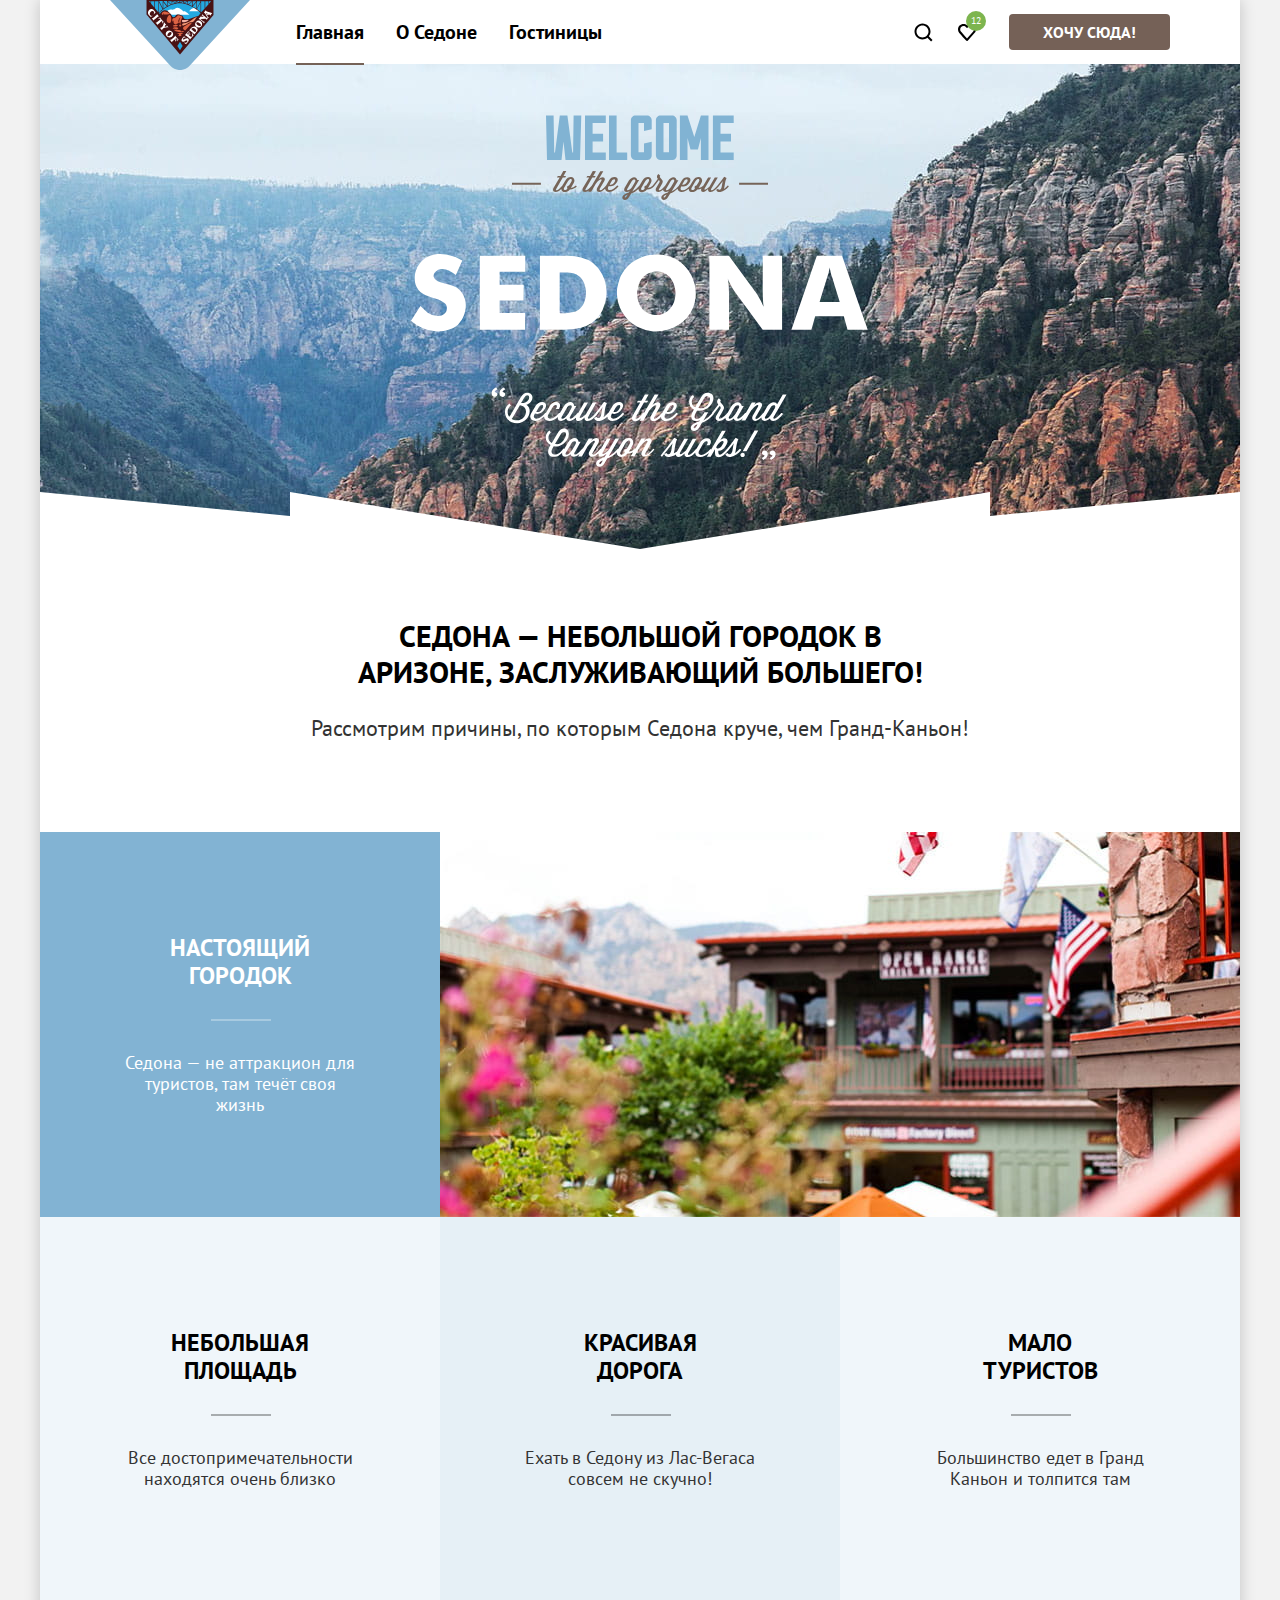
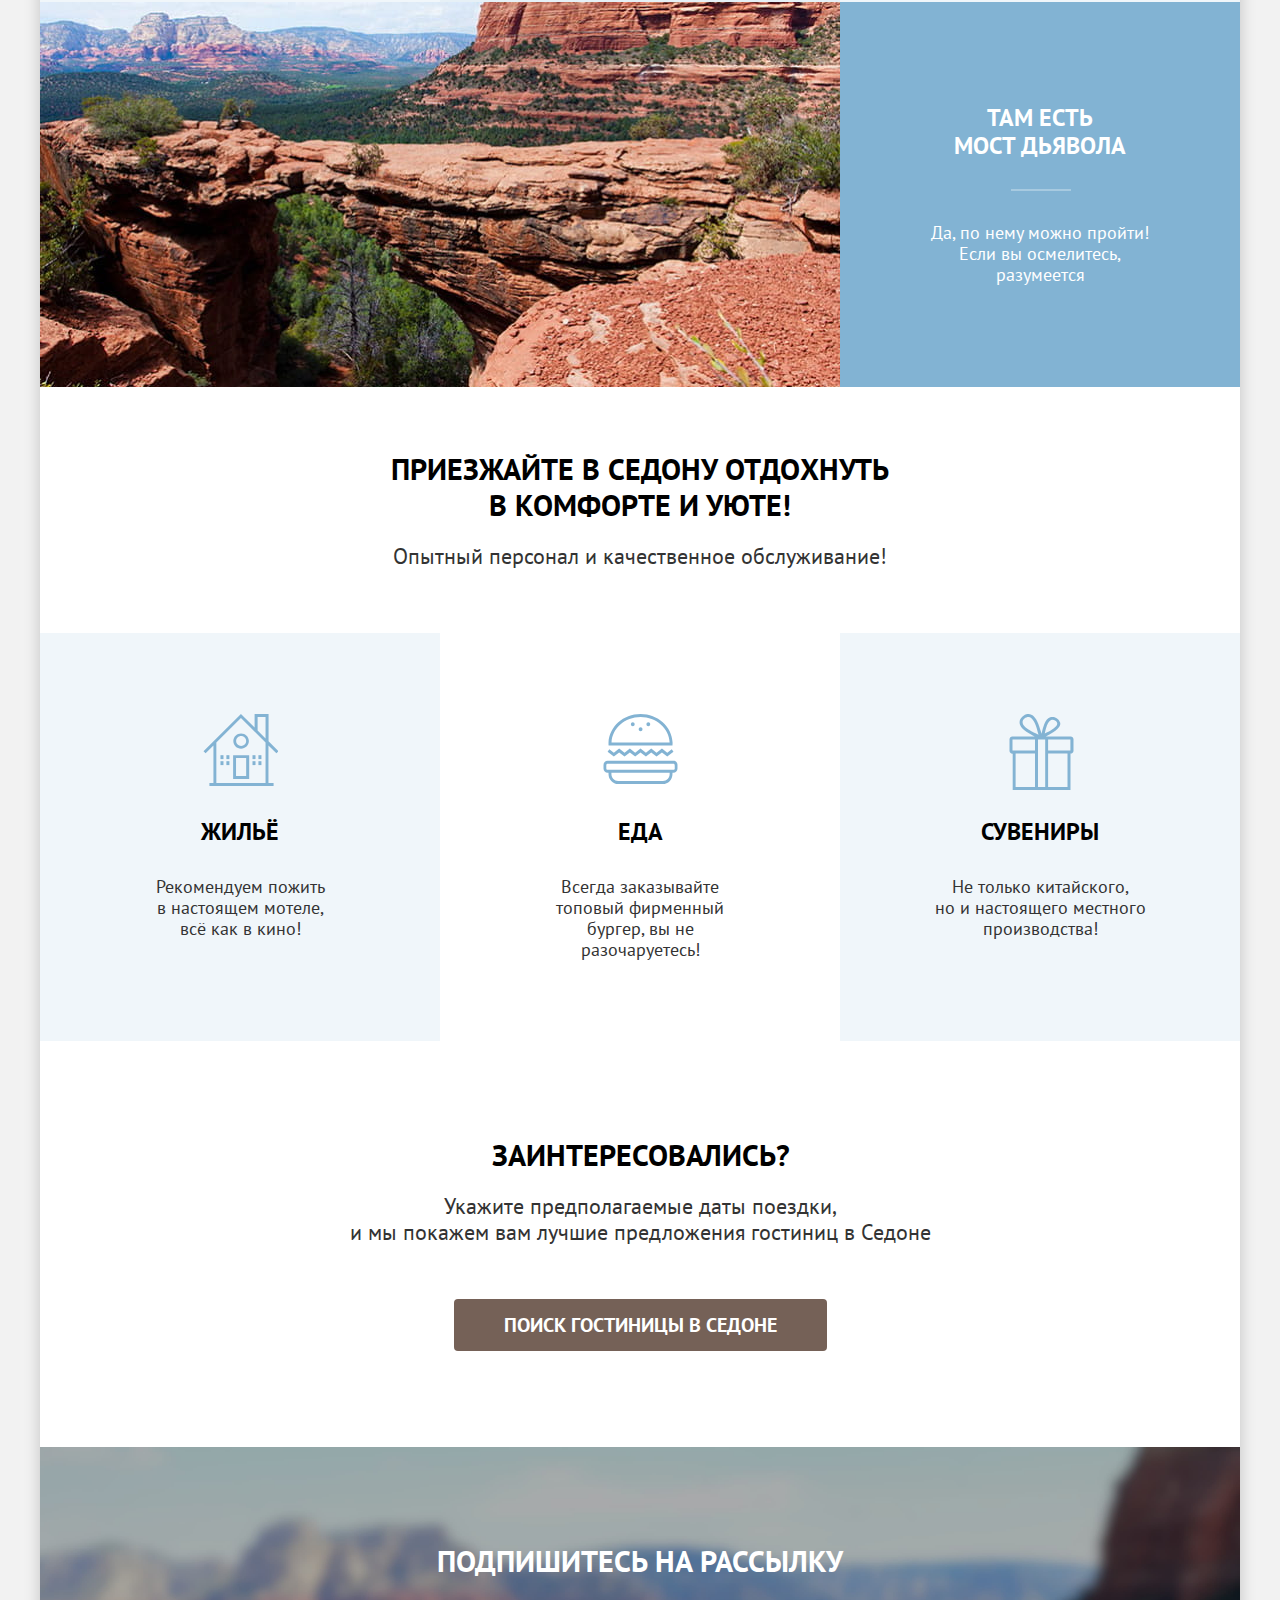
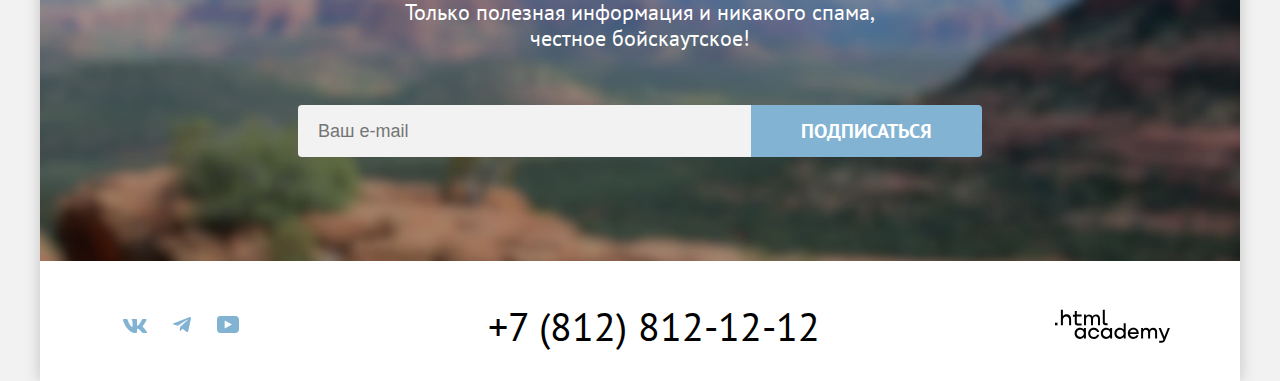
<file: index.html>
<!DOCTYPE html>
<html lang="ru">

  <head>
    <meta charset="utf-8">
    <title>HTML Academy: Седона</title>
    <link rel="stylesheet" href="styles/styles.css">
    <link rel="icon" href="favicon.ico">
    <link rel="icon" type="image/png" href="images/favicon.png">
  </head>

  <body>
    <div class="page-container">
      <header class="main-header" data-test="header">
        <a class="navigation-logo" href="index.html">
          <img class="page-header-logo" src="images/logo.svg" width="140" height="70" alt="Логотип городка Седона">
        </a>
        <nav class="navigation">
          <ul class="navigation-list">
            <li class="navigation-item">
              <a class="navigation-link navigation-link-current">Главная</a>
            </li>
            <li class="navigation-item ">
              <a class="navigation-link" href="#">О Седоне</a>
            </li>
            <li class="navigation-item">
              <a class="navigation-link" href="catalog.html">Гостиницы</a>
            </li>
          </ul>
          <ul class="navigation-list navigation-user">
            <li class="navigation-user-item">
              <a class="navigation-user-link navigation-user-link-search" href="#">
                <span class="visually-hidden">
                  Поиск
                </span>
              </a>
            </li>
            <li class="navigation-user-item">
              <a class="navigation-user-link navigation-user-link-favorite" href="#">
                <span class="visually-hidden">
                  Избраное
                </span>
                <span class="likes-count">12</span>
              </a>
            </li>
          </ul>
          <a class="button header-button" href="#">Хочу сюда!</a>
        </nav>
      </header>

      <main class="main-container main-index" data-test="main">
        <section class="hero" data-test="hero">
          <h1 class="visually-hidden">Седона - городок в Аризоне</h1>
          <img class="hero-text" src="images/welcome.svg" width="458" height="352"
            alt="Welcome to the gorgeous Sedona, because the Grand Canyon sucks!">
        </section>

        <section class="advantages" data-test="advantages">
          <div class="main-advantages">
            <h2 class="visually-hidden">Приемущества</h2>
            <p class="advantages-title">Седона — небольшой городок в Аризоне, заслуживающий большего!</p>
            <p class="advantages-desc-about">Рассмотрим причины, по которым Седона круче, чем Гранд-Каньон!</p>
          </div>
          <ul class="advantages-list">
            <li class="advantages-item advantages-item-baner">
              <div class="advantages-item-text advantages-item-text-light">
                <h3 class="advantages-item-title advantages-item-title-light">Настоящий городок</h3>
                <p class="advantages-item-desc">Седона — не аттракцион для туристов, там течёт своя жизнь</p>
              </div>
              <img class="advantages-item-photo" src="images/advantages-light.jpg" width="800" height="385"
                alt="Город на фоне гор">
            </li>
            <li class="advantages-item ">
              <div class="advantages-item-text">
                <h3 class="advantages-item-title">Небольшая площадь</h3>
                <p class="advantages-item-desc">Все достопримечательности находятся очень близко</p>
              </div>
            </li>
            <li class="advantages-item ">
              <div class="advantages-item-text">
                <h3 class="advantages-item-title">Красивая дорога</h3>
                <p class="advantages-item-desc">Ехать в Седону из Лас-Вегаса совсем не скучно!</p>
              </div>
            </li>
            <li class="advantages-item ">
              <div class="advantages-item-text">
                <h3 class="advantages-item-title">Мало туристов</h3>
                <p class="advantages-item-desc">Большинство едет в Гранд Каньон и толпится там</p>
              </div>
            </li>
            <li class="advantages-item advantages-item-baner">
              <img class="bridge" src="images/advantages-light-devil.jpg" width="800" height="385" alt="Мост дьявола">
              <div class="advantages-item-text advantages-item-text-light">
                <h3 class="advantages-item-title advantages-item-title-light">Там есть<br> мост дьявола</h3>
                <p class="advantages-item-desc">Да, по нему можно пройти! Если вы осмелитесь, разумеется</p>
              </div>
            </li>
          </ul>
        </section>

        <section class="infrastructure">
          <div class="main-infrastructure">
            <h2 class="visually-hidden">Инфраструктура</h2>
            <p class="infrastructure-title">Приезжайте в Седону отдохнуть в комфорте и уюте!</p>
            <p class="infrastructure-desc">Опытный персонал и качественное обслуживание!</p>
          </div>
          <ul class="infrastructure-list">
            <li class="infrastructure-item infrastructure-item-text infrastructure-item-text-home">
              <h3 class="infrastructure-item-title">Жильё</h3>
              <p class="infrastructure-item-desc">Рекомендуем пожить <br>в настоящем мотеле, <br>всё как в кино!</p>
            </li>
            <li class="infrastructure-item infrastructure-item-text infrastructure-item-text-food">
              <h3 class="infrastructure-item-title">Еда</h3>
              <p class="infrastructure-item-desc">Всегда заказывайте<br>
                топовый фирменный бургер, вы не разочаруетесь!</p>
            </li>
            <li class="infrastructure-item infrastructure-item-text infrastructure-item-text-souvenir ">
              <h3 class="infrastructure-item-title">Сувениры</h3>
              <p class="infrastructure-item-desc">Не только китайского,<br>
                но и настоящего местного производства!</p>
            </li>
          </ul>
        </section>

        <section class="search" data-test="search">
          <h2 class="search-title">Заинтересовались?</h2>
          <p class="search-text">Укажите предполагаемые даты поездки,<br>и мы покажем вам лучшие предложения гостиниц в
            Седоне
          </p>
          <a class="button search-button" href="#">Поиск гостиницы в Седоне</a>
        </section>

        <section class="subscription" data-test="subscription">
          <h2 class="subscription-title">Подпишитесь на рассылку</h2>
          <p class="subscription-text">Только полезная информация и никакого спама, честное бойскаутское!
          </p>
          <form class="subscription-form" action="https://echo.htmlacademy.ru/" method="post">
            <label class="visually-hidden" for="subscribe-email">Укажите Ваш e-mail</label>
            <input class="e-mail" type="text" name="user-email" id="subscribe-email" placeholder="Ваш e-mail">
            <button class="button button-subscription" type="submit">Подписаться</button>
          </form>
        </section>
      </main>

      <footer class="page-footer" data-test="footer">
        <div class="page-footer-container">
          <ul class="social-footer-list">
            <li class="social-footer-item">
              <a class="social-footer-link" href="https://vk.com/htmlacademy">
                <svg width="24" height="14" viewBox="0 0 24 14" fill="none" xmlns="http://www.w3.org/2000/svg">
                  <path class="social" fill-rule="evenodd" clip-rule="evenodd"
                    d="M23.45 0.948C23.616 0.402 23.45 0 22.655 0H20.03C19.362 0 19.054 0.347 18.887 0.73C18.887 0.73 17.552 3.926 15.661 6.002C15.049 6.604 14.771 6.795 14.437 6.795C14.27 6.795 14.019 6.604 14.019 6.057V0.948C14.019 0.292 13.835 0 13.279 0H9.151C8.734 0 8.483 0.304 8.483 0.593C8.483 1.214 9.429 1.358 9.526 3.106V6.904C9.526 7.737 9.373 7.888 9.039 7.888C8.149 7.888 5.984 4.677 4.699 1.003C4.45 0.288 4.198 0 3.527 0H0.9C0.15 0 0 0.347 0 0.73C0 1.412 0.89 4.8 4.145 9.281C6.315 12.341 9.37 14 12.153 14C13.822 14 14.028 13.632 14.028 12.997V10.684C14.028 9.947 14.186 9.8 14.715 9.8C15.105 9.8 15.772 9.992 17.33 11.467C19.11 13.216 19.403 14 20.405 14H23.03C23.78 14 24.156 13.632 23.94 12.904C23.702 12.18 22.852 11.129 21.725 9.882C21.113 9.172 20.195 8.407 19.916 8.024C19.527 7.533 19.638 7.314 19.916 6.877C19.916 6.877 23.116 2.451 23.449 0.948H23.45Z"
                    fill="#83B3D3" />
                </svg>
                <span class="visually-hidden">Вконтакте</span>
              </a>
            </li>
            <li class="social-footer-item">
              <a class="social-footer-link" href="https://t.me/htmlacademy">
                <svg width="18" height="16" viewBox="0 0 18 16" fill="none" xmlns="http://www.w3.org/2000/svg">
                  <path class="social"
                    d="M16.785 0.0992597L0.840489 6.24776C-0.247661 6.68481 -0.241365 7.29184 0.640845 7.56253L4.73445 8.83953L14.2058 2.8637C14.6537 2.59121 15.0629 2.7378 14.7265 3.03636L7.05283 9.96185H7.05103L7.05283 9.96275L6.77045 14.1823C7.18413 14.1823 7.36669 13.9925 7.59871 13.7686L9.58705 11.8351L13.7229 14.89C14.4855 15.31 15.0332 15.0941 15.2229 14.1841L17.9379 1.38885C18.2158 0.274623 17.5126 -0.229883 16.785 0.0992597Z"
                    fill="#83B3D3" />
                </svg>
                <span class="visually-hidden">Telegram</span>
              </a>
            </li>
            <li class="social-footer-item">
              <a class="social-footer-link" href="https://www.youtube.com/user/htmlacademyru">
                <svg width="22" height="17" viewBox="0 0 22 17" fill="none" xmlns="http://www.w3.org/2000/svg">
                  <path class="social"
                    d="M18.607 0H3.17413C1.31343 0 0 1.59375 0 3.4V13.4937C0 15.4062 1.31343 17 3.17413 17H18.8259C20.4677 17 22 15.4062 22 13.6V3.4C21.7811 1.59375 20.4677 0 18.607 0ZM7.66169 12.5375V4.4625L14.995 8.5L7.66169 12.5375Z"
                    fill="#83B3D3" />
                </svg>
                <span class="visually-hidden">Youtube</span>
              </a>
            </li>
          </ul>

          <a class="footer-contact-phone" href="tel:+78128121212">+7 (812) 812-12-12</a>

          <a class="copyright-logo" href="https://htmlacademy.ru/">
            <svg class="copyright-logotype" role="img" aria-label="Логотип разработчика HTML Academy" width="115"
              height="34" viewBox="0 0 115 34" xmlns="http://www.w3.org/2000/svg">
              <path d="M0 13.7232V16.3232H2.5V13.7232H0Z" fill="black" />
              <path
                d="M11.6 5.32324C10 5.32324 8.8 6.02324 8 7.02324H7.9V0.823242H5.9V16.3232H7.9V11.0232C7.9 8.92324 9.2 7.42324 11.2 7.42324C13 7.42324 14.1 8.82324 14.1 10.6232V16.3232H16.1V10.2232C16.2 7.22324 14.3 5.32324 11.6 5.32324Z"
                fill="black" />
              <path
                d="M26.6 5.62324H21.8V1.92324H19.8V5.72324H17.9V7.72324H19.8V13.7232C19.8 15.4232 20.8 16.4232 22.5 16.4232H26.6V14.4232H22.9C22.2 14.4232 21.8 14.0232 21.8 13.3232V7.62324H26.6V5.62324Z"
                fill="black" />
              <path
                d="M41.1 5.42324C39.5 5.42324 38.2 6.22324 37.6 7.52324H37.5C36.9 6.32324 35.7 5.42324 34.1 5.42324C32.7 5.42324 31.6 6.22324 31 7.22324H30.9V5.62324H29V16.2232H31V10.8232C31 8.82324 32 7.32324 33.6 7.32324C35.1 7.32324 36 8.32324 36 9.92324V16.2232H38V10.6232C38 8.22324 39.4 7.32324 40.6 7.32324C42.1 7.32324 43 8.32324 43 9.92324V16.2232H45V9.72324C45.1 7.22324 43.6 5.42324 41.1 5.42324Z"
                fill="black" />
              <path
                d="M47.8 13.5232C47.8 15.2232 48.8 16.2232 50.6 16.2232H52.6V14.2232H50.9C50.2 14.2232 49.8 13.8232 49.8 13.1232V0.823242H47.8V13.5232Z"
                fill="black" />
              <path
                d="M28.9 20.5232C28 19.4232 26.7 18.7232 25 18.7232C21.9 18.7232 19.6 21.0232 19.6 24.3232C19.6 27.6232 21.9 29.9232 25 29.9232C26.8 29.9232 28 29.1232 28.8 28.0232H28.9V29.6232H30.9V19.0232H28.9V20.5232ZM25.3 27.9232C23.1 27.9232 21.7 26.3232 21.7 24.3232C21.7 22.3232 23.1 20.7232 25.3 20.7232C27.5 20.7232 28.9 22.3232 28.9 24.3232C28.9 26.2232 27.5 27.9232 25.3 27.9232Z"
                fill="black" />
              <path
                d="M44.2 22.8232C43.7 20.4232 41.6 18.7232 38.8 18.7232C35.4 18.7232 33.2 21.2232 33.2 24.3232C33.2 27.4232 35.4 29.9232 38.8 29.9232C41.6 29.9232 43.7 28.1232 44.2 25.7232H42.1C41.7 27.0232 40.4 28.0232 38.8 28.0232C36.6 28.0232 35.2 26.4232 35.2 24.4232C35.2 22.4232 36.6 20.8232 38.8 20.8232C40.4 20.8232 41.6 21.8232 42.1 23.0232H44.2V22.8232Z"
                fill="black" />
              <path
                d="M55.1 20.5232C54.2 19.4232 52.9 18.7232 51.2 18.7232C48.1 18.7232 45.8 21.0232 45.8 24.3232C45.8 27.6232 48.1 29.9232 51.2 29.9232C53 29.9232 54.2 29.1232 55 28.0232H55.1V29.6232H57.1V19.0232H55.1V20.5232ZM51.5 27.9232C49.3 27.9232 47.9 26.3232 47.9 24.3232C47.9 22.3232 49.3 20.7232 51.5 20.7232C53.7 20.7232 55.1 22.3232 55.1 24.3232C55.1 26.2232 53.6 27.9232 51.5 27.9232Z"
                fill="black" />
              <path
                d="M68.7 20.6232C67.8 19.5232 66.5 18.7232 64.8 18.7232C61.7 18.7232 59.4 21.0232 59.4 24.3232C59.4 27.6232 61.6 29.9232 64.8 29.9232C66.5 29.9232 67.8 29.1232 68.6 28.1232H68.7V29.6232H70.7V14.2232H68.7V20.6232ZM65.1 27.9232C62.9 27.9232 61.5 26.3232 61.5 24.3232C61.5 22.3232 62.9 20.7232 65.1 20.7232C67.3 20.7232 68.7 22.3232 68.7 24.3232C68.6 26.3232 67.2 27.9232 65.1 27.9232Z"
                fill="black" />
              <path
                d="M78.3 18.7232C75 18.7232 72.8 21.2232 72.8 24.3232C72.8 27.3232 74.9 29.9232 78.3 29.9232C80.8 29.9232 82.8 28.6232 83.5 26.3232H81.4C80.9 27.3232 79.8 27.9232 78.4 27.9232C76.5 27.9232 75.1 26.6232 75 25.0232H83.8C84 21.4232 81.8 18.7232 78.3 18.7232ZM78.3 20.6232C80 20.6232 81.3 21.6232 81.6 23.2232H75.1C75.4 21.7232 76.6 20.6232 78.3 20.6232Z"
                fill="black" />
              <path
                d="M98.2 18.7232C96.6 18.7232 95.3 19.5232 94.6 20.7232H94.5C93.9 19.5232 92.7 18.7232 91.1 18.7232C89.7 18.7232 88.6 19.4232 88 20.5232V19.0232H86.1V29.6232H88.1V24.2232C88.1 22.2232 89.1 20.8232 90.7 20.7232C92.2 20.7232 93.1 21.7232 93.1 23.3232V29.6232H95.1V24.0232C95.1 21.6232 96.5 20.7232 97.7 20.7232C99.2 20.7232 100.1 21.7232 100.1 23.3232V29.6232H102.1V23.1232C102.2 20.5232 100.7 18.7232 98.2 18.7232Z"
                fill="black" />
              <path
                d="M109.4 27.8232L105.8 18.9232H103.6L108.4 30.5232C108.1 31.4232 107.7 31.7232 106.7 31.7232H104.2V33.7232H106.7C108.5 33.7232 109.5 32.9232 110.2 31.1232L114.9 18.9232H112.8L109.4 27.8232Z"
                fill="black" />
            </svg>
          </a>
        </div>

        <!-- Чтобы модальное окно отображалось необходимо удалить класс modal-container-clouse -->
        <div class="modal-container modal-container-clouse">
          <div class="modal modal-search">
            <button class="modal-clouse-button" type="button">
              <span class="visually-hidden">Закрыть</span>
            </button>
            <section class="model-content">
              <h2 class="modal-title">Поиск гостиницы в Седоне</h2>
              <form class="search-form" action="https://echo.htmlacademy.ru/" method="post">

                <ul class="field-group">
                  <li class="field-list-main">
                    <div class="field-item">
                      <div class="field-item-wrapper">
                        <label class="check" for="visit-data">Дата Заезда:</label>
                        <input class="field" type="text" id="visit-data" name="visit-data" placeholder="Укажите дату"
                          value="27 апреля 2020" required>
                      </div>
                      <p class="info-text error">Мы не можем отправить вас в прошлое.</p>
                    </div>
                    <div class="field-item">
                      <div class="field-item-wrapper">
                        <label class="check check-out-style" for="departure-data">Дата Выезда:</label>
                        <input class="field" type="text" id="departure-data" name="departure-data"
                          placeholder="Укажите дату" value="1 сентября 2023" required>
                      </div>
                      <p class="info-text">На эти даты есть свободные номера. Пока есть.</p>
                    </div>
                  </li>

                  <li class="field-list field-list-numeric-style">
                    <div class="field-item-numeric">
                      <label class="check check-numeric-style" for="number-of-adults">Взрослые:</label>
                      <div class="item-numeric-left-wrapper-style item-numeric-wrapper">
                        <button class="button-icon button-minus" type="button">
                          <span class="visually-hidden">Уменьшить количество взрослых</span>
                        </button>
                        <input class="field-button" type="text" id="number-of-adults" name="number-of-adults" value="2">
                        <button class="button-icon button-plus" type="button">
                          <span class="visually-hidden">Увеличить количество взрослых</span>
                        </button>
                      </div>
                    </div>
                    <div class="field-item-numeric">
                      <label class="check item-numeric-right-wrapper-style" for="number-of-child">Дети:
                      </label>
                      <button class="tooltip-toggle" type="button">
                        <svg width="26" height="26" viewBox="0 0 26 26" fill="none" xmlns="http://www.w3.org/2000/svg">
                          <circle cx="13" cy="13" r="13" fill="#83B3D3" />
                          <path fill-rule="evenodd" clip-rule="evenodd" d="M12 7H14V9H12V7ZM14 19H12V10H14V19Z"
                            fill="white" />
                        </svg>
                      </button>
                      <span class="tooltip-text" role="tooltip">Укажите количество детей, которые будут с вами,
                        возраст
                        которых от 6 до
                        18 лет. Дети до 6 лет размещаются бесплатно.
                      </span>
                      <button class="button-icon button-minus" type="button">
                        <span class="visually-hidden">Уменьшить количество детей</span>
                      </button>
                      <input class="field-button" type="text" id="number-of-child" name="number-of-child" value="2">
                      <button class="button-icon button-plus" type="button">
                        <span class="visually-hidden">Увеличить количество детей</span>
                      </button>
                    </div>
                  </li>
                </ul>
                <button class="button-find" type="submit">Найти</button>
              </form>
            </section>

          </div>
        </div>
      </footer>
    </div>
  </body>

</html>
</file>
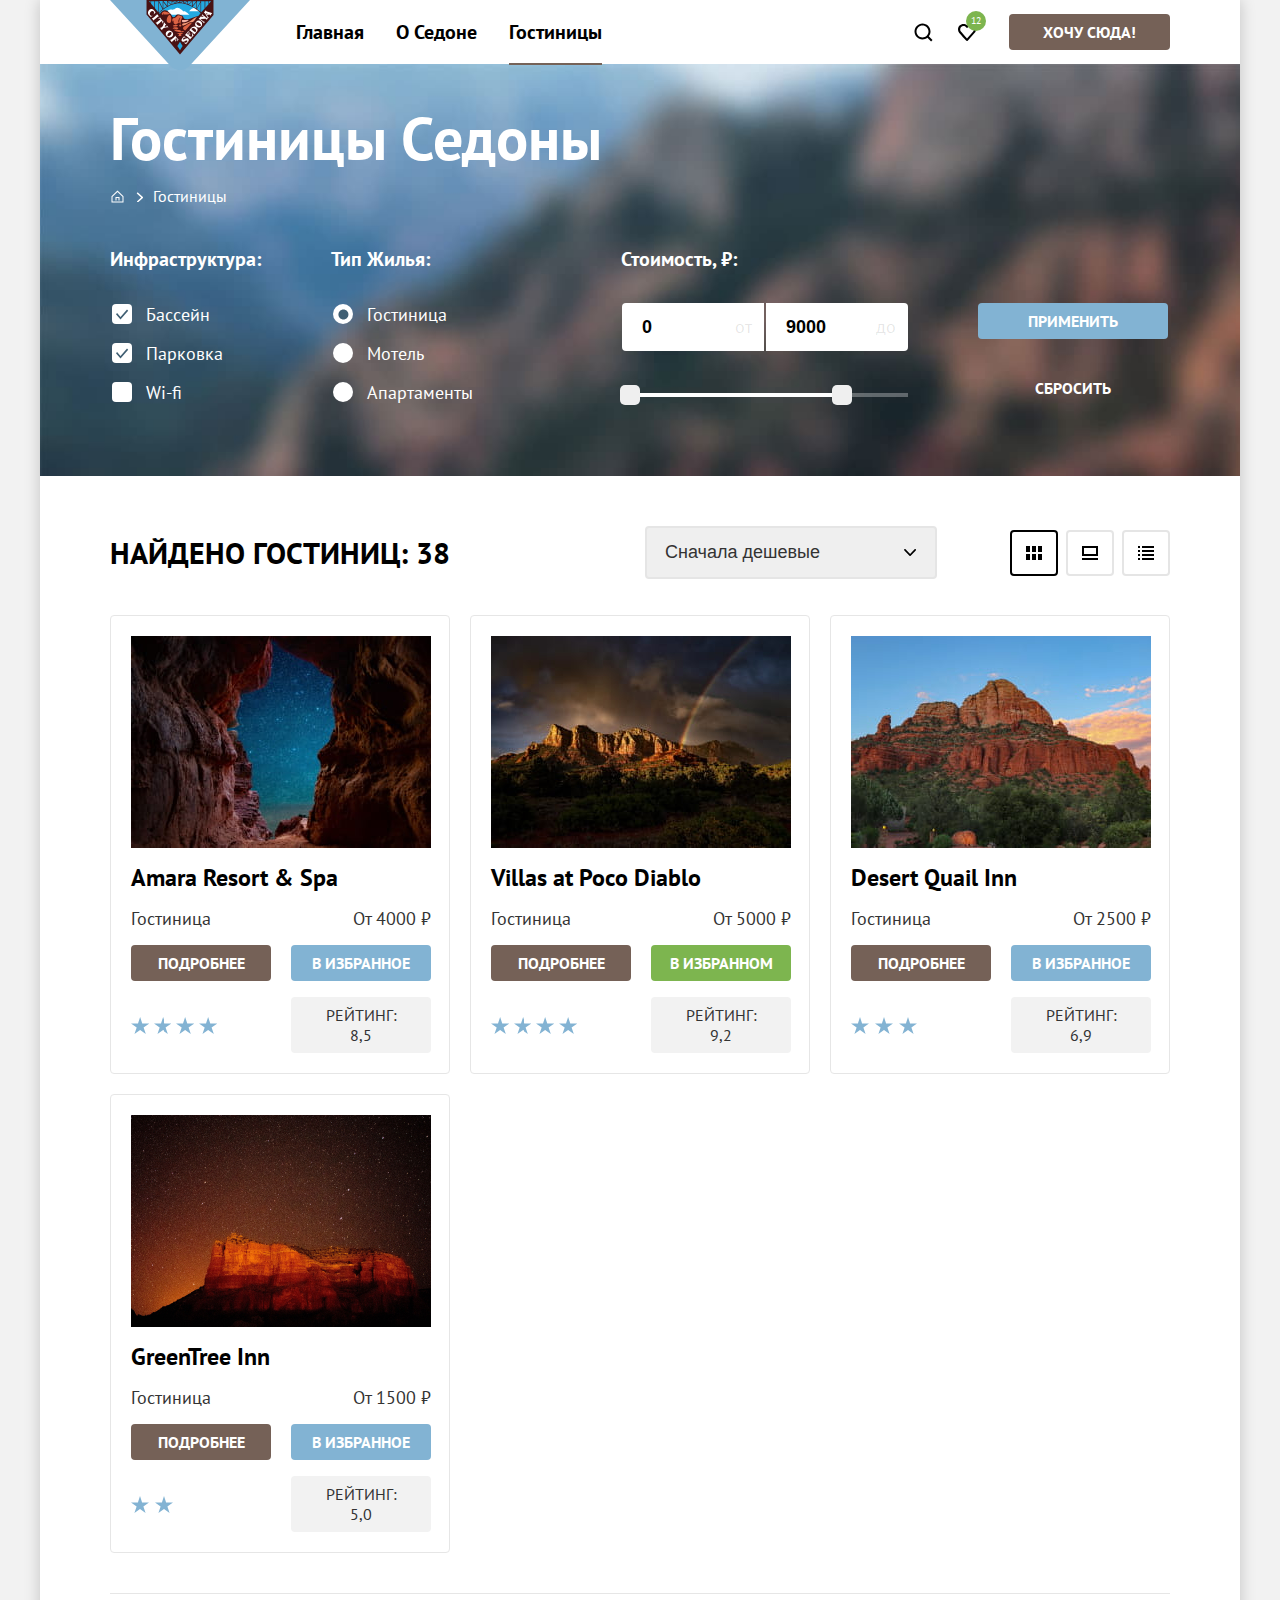
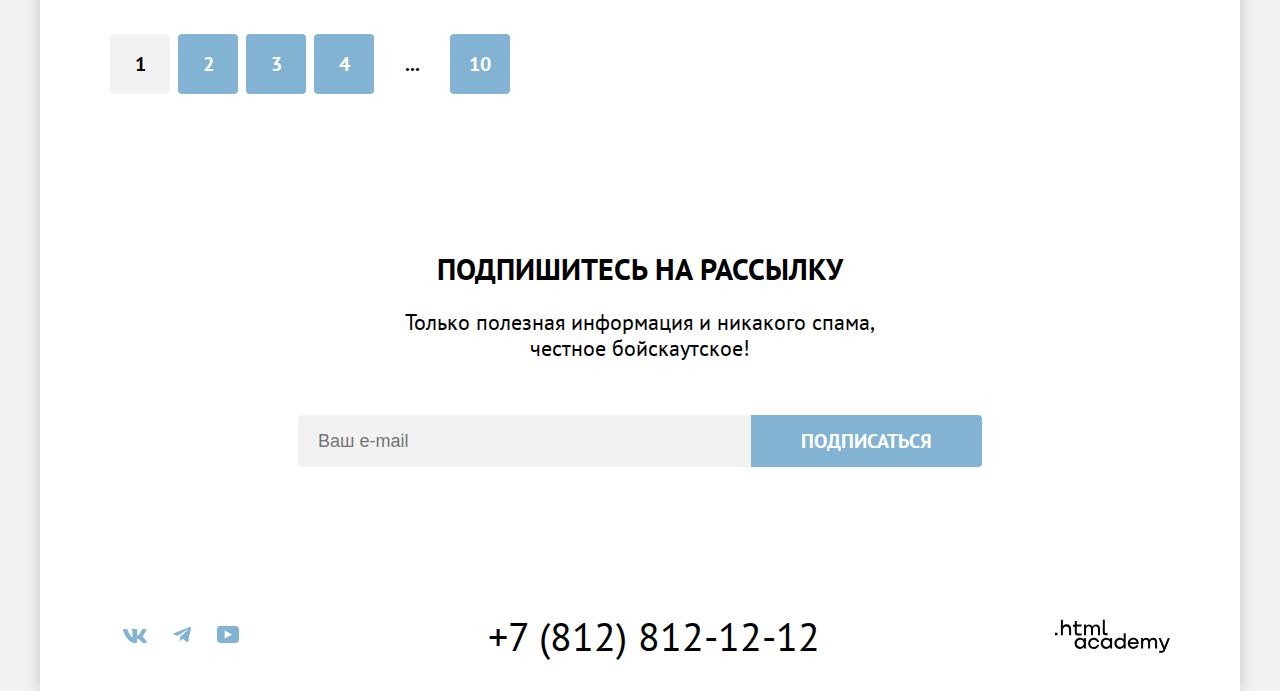
<file: catalog.html>
<!DOCTYPE html>
<html lang="ru">

  <head>
    <meta charset="utf-8">
    <title>HTML Academy: Седона</title>
    <link rel="stylesheet" href="styles/styles.css">
    <link rel="icon" href="favicon.ico">
    <link rel="icon" type="image/png" href="images/favicon.png">
  </head>

  <body>
    <div class="page-container">
      <header class="main-header" data-test="header">
        <a class="navigation-logo" href="index.html">
          <img class="page-header-logo" src="images/logo.svg" width="140" height="70" alt="Логотип городка Седона">
        </a>
        <nav class="navigation">
          <ul class="navigation-list">
            <li class="navigation-item">
              <a class="navigation-link ">Главная</a>
            </li>
            <li class="navigation-item ">
              <a class="navigation-link" href="#">О Седоне</a>
            </li>
            <li class="navigation-item">
              <a class="navigation-link navigation-link-current" href="catalog.html">Гостиницы</a>
            </li>
          </ul>
          <ul class="navigation-list navigation-user">
            <li class="navigation-user-item">
              <a class="navigation-user-link navigation-user-link-search" href="#">
                <span class="visually-hidden">
                  Поиск
                </span>
              </a>
            </li>
            <li class="navigation-user-item">
              <a class="navigation-user-link navigation-user-link-favorite" href="#">
                <span class="visually-hidden">
                  Избраное
                </span>
                <span class="likes-count">12</span>
              </a>
            </li>
          </ul>
          <a class="button header-button" href="#">Хочу сюда!</a>
        </nav>
      </header>

      <main class="inner main-container" data-test="main">
        <section class="filter" data-test="filter">
          <h1 class="filter-title">Гостиницы Седоны</h1>
          <ol class="bread-crumbs-list">
            <li class="bread-crumbs-item ">
              <a class="bread-crumbs-link bread-crumbs-link-main" title="Главная" href="index.html">
              </a>
            </li>
            <li class="bread-crumbs-item ">
              <a class="bread-crumbs-link" href="catalog.html">
                Гостиницы</a>
            </li>
          </ol>


          <form class="filter-form" action="https://echo.htmlacademy.ru/" method="post">
            <fieldset class="filter-form-fielsed">
              <legend class="catalog-filter-list">Инфраструктура:</legend>
              <ul class="filter-list">
                <li class="filter-item">
                  <label class="control">
                    <input class="visually-hidden control-input" type="checkbox" name="swimming-pool" checked>
                    <span class="control-mark"></span>
                    <span class="control-label">Бассейн </span>
                  </label>
                </li>
                <li class="filter-item">
                  <label class="control">
                    <input class="visually-hidden control-input" type="checkbox" name="parking" checked>
                    <span class="control-mark control-mark-current"></span>
                    <span class="control-label"> Парковка</span>
                  </label>
                </li>
                <li class="filter-item">
                  <label class="control">
                    <input class="visually-hidden control-input" type="checkbox" name="Wi-fi" >
                    <span class="control-mark"></span>
                    <span class="control-label"> Wi-fi</span>
                  </label>
                </li>
              </ul>
            </fieldset>
            <fieldset class="filter-form-fielsed catalog-filter-list-house">
              <legend class="catalog-filter-list">Тип Жилья:</legend>
              <ul class="filter-list">
                <li class="filter-item">
                  <label class="control">
                    <input class="visually-hidden filter-radio" type="radio" name="type-house" value="hotel" checked >
                    <span class="control-mark-radio "></span>
                    <span class="control-label">Гостиница</span>
                  </label>
                </li>
                <li class="filter-item">
                  <label class="control">
                    <input class="visually-hidden filter-radio" type="radio" name="type-house" value="motel" disabled>
                    <span class="control-mark-radio"></span>
                    <span class="control-label">Мотель</span>
                  </label>
                </li>
                <li class="filter-item">
                  <label class="control">
                    <input class="visually-hidden filter-radio" type="radio" name="type-house" value="apartaments"  disabled>
                    <span class="control-mark-radio"></span>
                    <span class="control-label">Апартаменты</span>
                  </label>
                </li>
              </ul>
            </fieldset>

            <fieldset class="filter-form-fielsed filter-form-fielsed-list-price">
              <legend class="catalog-filter-list catalog-filter-list-price">Стоимость, ₽:</legend>
              <div class="range">
                <div class="range-wrappers-inputs">
                  <label class="filter-form-controle">
                    <input class="price price-min" type="text" name="min-interval" value="0">
                    <span class="price-text">от</span>
                  </label>
                  <label class="filter-form-controle">
                    <input class="price price-max" type="text" name="max-interval" value="9000">
                    <span class="price-text">до</span>
                  </label>
                </div>


                <div class="range-scale">
                  <div class="range-bar" style="right: 61px; width: 227px">
                    <button type="button" class="range-toggle toggle-min">
                      <span class="visually-hidden">Минимальная стоимость</span>
                    </button>
                    <button type="button" class="range-toggle toggle-max">
                      <span class="visually-hidden">Максимальная стоимость</span>
                    </button>
                  </div>
                </div>
              </div>

            </fieldset>
            <div class="bloc-button">
              <button class="button select-button-type" type="submit">Применить</button>
              <button class="remove-button-type" type="reset">Сбросить</button>
            </div>
          </form>
        </section>
        <div class="catalog-wrapper">
          <section class="catalog" data-test="catalog">
            <h2 class="find-hotel">Найдено гостиниц:<span> 38</span></h2>
            <select class="select-control" aria-label="Сортировка">
              <option value="cheap">Сначала дешевые</option>
              <option value="expensive">Сначала дорогие</option>
            </select>
            <ul class="catalog-view-list">
              <li class="catalog-view-item catalog-view-item-current ">
                <a href="#" class="catalog-view-icon catalog-view-cards-selected">
                  <span class="visually-hidden">Показать карточки</span>
                </a>
              </li>
              <li class="catalog-view-item">
                <a href="#" class="catalog-view-icon catalog-view-slider">
                  <span class="visually-hidden">Показать слайдер</span>
                </a>
              </li>
              <li class="catalog-view-item">
                <a href="#" class="catalog-view-icon catalog-view-list">
                  <span class="visually-hidden">Показать список</span>
                </a>
              </li>
            </ul>
          </section>
          <ul class="catalog-list">
            <li class="catalog-item">
              <a class="catalog-item-link" href="#">
                <img class="catalog-item-image" src="images/hotels/hotel-1.jpg" width="300" height="212"
                  alt="Вид на звездное ночное небо изнутри горной расщелины">
              </a>
              <a class="catalog-item-link" href="#">
                <h3 class="catalog-item-title">Amara Resort & Spa</h3>
              </a>
              <p class="catalog-item-type">Гостиница</p>
              <p class="catalog-item-price">От 4000 ₽</p>
              <a class="button catalog-item-link-button" href="#">подробнее</a>
              <button class="button catalog-item-favorites" type="button">В избранное</button>
              <div class="catalog-item-star-rating catalog-item-star-rating-4">
                <span class="visually-hidden">Отель 4 звезды</span>
              </div>
              <p class="catalog-item-rating">Рейтинг: 8,5</p>
            </li>
            <li class="catalog-item">
              <a class="catalog-item-link" href="#">
                <img class="catalog-item-image" src="images/hotels/hotel-2.jpg" width="300" height="212"
                  alt="Радуга над горой">
              </a>
              <a class="catalog-item-link" href="#">
                <h3 class="catalog-item-title">Villas at Poco Diablo       </h3>
              </a>
              <p class="catalog-item-type">Гостиница</p>
              <p class="catalog-item-price">От 5000 ₽</p>
              <a class="button catalog-item-link-button" href="#">подробнее</a>
              <button class="button catalog-item-favorites catalog-item-favorites-active" type="button" >В
                избранном</button>
              <div class="catalog-item-star-rating catalog-item-star-rating-4">
                <span class="visually-hidden">Отель 4 звезды</span>
              </div>

              <p class="catalog-item-rating">Рейтинг: 9,2</p>
            </li>
            <li class="catalog-item">
              <a class="catalog-item-link" href="#">
                <img class="catalog-item-image" src="images/hotels/hotel-3.jpg" width="300" height="212"
                  alt="Закат в горах">
              </a>
              <a class="catalog-item-link" href="#">
                <h3 class="catalog-item-title">Desert Quail Inn</h3>
              </a>
              <p class="catalog-item-type">Гостиница</p>
              <p class="catalog-item-price">От 2500 ₽</p>
              <a class="button catalog-item-link-button" href="#">подробнее</a>
              <button class="button catalog-item-favorites" type="button">В избранное</button>
              <div class="catalog-item-star-rating catalog-item-star-rating-3">
                <span class="visually-hidden">Отель 3 звезды</span>
              </div>

              <p class="catalog-item-rating">Рейтинг: 6,9</p>
            </li>
            <li class="catalog-item">
              <a class="catalog-item-link" href="#">
                <img class="catalog-item-image" src="images/hotels/hotel-4.jpg" width="300" height="212"
                  alt="Ночь в горах">
              </a>
              <a class="catalog-item-link" href="#">
                <h3 class="catalog-item-title">GreenTree Inn</h3>
              </a>
              <p class="catalog-item-type">Гостиница</p>
              <p class="catalog-item-price">От 1500 ₽</p>
              <a class="button catalog-item-link-button" href="#">подробнее</a>
              <button class="button catalog-item-favorites" type="button">В избранное</button>
              <div class="catalog-item-star-rating catalog-item-star-rating-2">
                <span class="visually-hidden">Отель 2 звезды</span>
              </div>

              <p class="catalog-item-rating">Рейтинг: 5,0</p>
            </li>
          </ul>

          <ul class="pagination">
            <li class="pagination-item">
              <a class="pagination-link pagination-current">1</a>
            </li>
            <li class="pagination-item">
              <a class="pagination-link" href="#">2</a>
            </li>
            <li class="pagination-item">
              <a class="pagination-link" href="#">3</a>
            </li>
            <li class="pagination-item">
              <a class="pagination-link" href="#">4</a>
            </li>
            <li class="pagination-item>">
              <a class="pagination-link pagination-ellepsis">...</a>
            </li>
            <li class="pagination-item">
              <a class="pagination-link" href="#">10</a>
            </li>
          </ul>
        </div>
        <section class="subscription subscription-catalog" data-test="subscription">
          <h2 class="subscription-title-catalog">Подпишитесь на рассылку</h2>
          <p class="subscription-text-catalog">Только полезная информация и никакого спама, честное бойскаутское!</p>
          <form class="subscription-form" action="https://echo.htmlacademy.ru/" method="post">
            <label class="visually-hidden" for="subscribe-email">Укажите Ваш e-mail</label>
            <input class="e-mail" type="text" name="user-email" id="subscribe-email" placeholder="Ваш e-mail">
            <button class="button button-subscription" type="submit">Подписаться</button>
          </form>
        </section>
      </main>

      <footer class="page-footer" data-test="footer">
        <div class="page-footer-container">
          <ul class="social-footer-list">
            <li class="social-footer-item">
              <a class="social-footer-link" href="https://vk.com/htmlacademy">
                <svg width="24" height="14" viewBox="0 0 24 14" fill="none" xmlns="http://www.w3.org/2000/svg">
                  <path class="social" fill-rule="evenodd" clip-rule="evenodd"
                    d="M23.45 0.948C23.616 0.402 23.45 0 22.655 0H20.03C19.362 0 19.054 0.347 18.887 0.73C18.887 0.73 17.552 3.926 15.661 6.002C15.049 6.604 14.771 6.795 14.437 6.795C14.27 6.795 14.019 6.604 14.019 6.057V0.948C14.019 0.292 13.835 0 13.279 0H9.151C8.734 0 8.483 0.304 8.483 0.593C8.483 1.214 9.429 1.358 9.526 3.106V6.904C9.526 7.737 9.373 7.888 9.039 7.888C8.149 7.888 5.984 4.677 4.699 1.003C4.45 0.288 4.198 0 3.527 0H0.9C0.15 0 0 0.347 0 0.73C0 1.412 0.89 4.8 4.145 9.281C6.315 12.341 9.37 14 12.153 14C13.822 14 14.028 13.632 14.028 12.997V10.684C14.028 9.947 14.186 9.8 14.715 9.8C15.105 9.8 15.772 9.992 17.33 11.467C19.11 13.216 19.403 14 20.405 14H23.03C23.78 14 24.156 13.632 23.94 12.904C23.702 12.18 22.852 11.129 21.725 9.882C21.113 9.172 20.195 8.407 19.916 8.024C19.527 7.533 19.638 7.314 19.916 6.877C19.916 6.877 23.116 2.451 23.449 0.948H23.45Z"
                    fill="#83B3D3" />
                </svg>

                <span class="visually-hidden">Вконтакте</span>
              </a>
            </li>
            <li class="social-footer-item">
              <a class="social-footer-link" href="https://t.me/htmlacademy">
                <svg width="18" height="16" viewBox="0 0 18 16" fill="none" xmlns="http://www.w3.org/2000/svg">
                  <path class="social"
                    d="M16.785 0.0992597L0.840489 6.24776C-0.247661 6.68481 -0.241365 7.29184 0.640845 7.56253L4.73445 8.83953L14.2058 2.8637C14.6537 2.59121 15.0629 2.7378 14.7265 3.03636L7.05283 9.96185H7.05103L7.05283 9.96275L6.77045 14.1823C7.18413 14.1823 7.36669 13.9925 7.59871 13.7686L9.58705 11.8351L13.7229 14.89C14.4855 15.31 15.0332 15.0941 15.2229 14.1841L17.9379 1.38885C18.2158 0.274623 17.5126 -0.229883 16.785 0.0992597Z"
                    fill="#83B3D3" />
                </svg>

                <span class="visually-hidden">Telegram</span>
              </a>
            </li>
            <li class="social-footer-item">
              <a class="social-footer-link" href="https://www.youtube.com/user/htmlacademyru">
                <svg width="22" height="17" viewBox="0 0 22 17" fill="none" xmlns="http://www.w3.org/2000/svg">
                  <path class="social"
                    d="M18.607 0H3.17413C1.31343 0 0 1.59375 0 3.4V13.4937C0 15.4062 1.31343 17 3.17413 17H18.8259C20.4677 17 22 15.4062 22 13.6V3.4C21.7811 1.59375 20.4677 0 18.607 0ZM7.66169 12.5375V4.4625L14.995 8.5L7.66169 12.5375Z"
                    fill="#83B3D3" />
                </svg>
                <span class="visually-hidden">Youtube</span>
              </a>
            </li>
          </ul>

          <a class="footer-contact-phone" href="tel:+78128121212">+7 (812) 812-12-12</a>

          <a class="copyright-logo" href="https://htmlacademy.ru/">
            <svg class="copyright-logotype" role="img" aria-label="Логотип разработчика HTML Academy" width="115"
              height="34" viewBox="0 0 115 34" xmlns="http://www.w3.org/2000/svg">
              <path d="M0 13.7232V16.3232H2.5V13.7232H0Z" fill="black" />
              <path
                d="M11.6 5.32324C10 5.32324 8.8 6.02324 8 7.02324H7.9V0.823242H5.9V16.3232H7.9V11.0232C7.9 8.92324 9.2 7.42324 11.2 7.42324C13 7.42324 14.1 8.82324 14.1 10.6232V16.3232H16.1V10.2232C16.2 7.22324 14.3 5.32324 11.6 5.32324Z"
                fill="black" />
              <path
                d="M26.6 5.62324H21.8V1.92324H19.8V5.72324H17.9V7.72324H19.8V13.7232C19.8 15.4232 20.8 16.4232 22.5 16.4232H26.6V14.4232H22.9C22.2 14.4232 21.8 14.0232 21.8 13.3232V7.62324H26.6V5.62324Z"
                fill="black" />
              <path
                d="M41.1 5.42324C39.5 5.42324 38.2 6.22324 37.6 7.52324H37.5C36.9 6.32324 35.7 5.42324 34.1 5.42324C32.7 5.42324 31.6 6.22324 31 7.22324H30.9V5.62324H29V16.2232H31V10.8232C31 8.82324 32 7.32324 33.6 7.32324C35.1 7.32324 36 8.32324 36 9.92324V16.2232H38V10.6232C38 8.22324 39.4 7.32324 40.6 7.32324C42.1 7.32324 43 8.32324 43 9.92324V16.2232H45V9.72324C45.1 7.22324 43.6 5.42324 41.1 5.42324Z"
                fill="black" />
              <path
                d="M47.8 13.5232C47.8 15.2232 48.8 16.2232 50.6 16.2232H52.6V14.2232H50.9C50.2 14.2232 49.8 13.8232 49.8 13.1232V0.823242H47.8V13.5232Z"
                fill="black" />
              <path
                d="M28.9 20.5232C28 19.4232 26.7 18.7232 25 18.7232C21.9 18.7232 19.6 21.0232 19.6 24.3232C19.6 27.6232 21.9 29.9232 25 29.9232C26.8 29.9232 28 29.1232 28.8 28.0232H28.9V29.6232H30.9V19.0232H28.9V20.5232ZM25.3 27.9232C23.1 27.9232 21.7 26.3232 21.7 24.3232C21.7 22.3232 23.1 20.7232 25.3 20.7232C27.5 20.7232 28.9 22.3232 28.9 24.3232C28.9 26.2232 27.5 27.9232 25.3 27.9232Z"
                fill="black" />
              <path
                d="M44.2 22.8232C43.7 20.4232 41.6 18.7232 38.8 18.7232C35.4 18.7232 33.2 21.2232 33.2 24.3232C33.2 27.4232 35.4 29.9232 38.8 29.9232C41.6 29.9232 43.7 28.1232 44.2 25.7232H42.1C41.7 27.0232 40.4 28.0232 38.8 28.0232C36.6 28.0232 35.2 26.4232 35.2 24.4232C35.2 22.4232 36.6 20.8232 38.8 20.8232C40.4 20.8232 41.6 21.8232 42.1 23.0232H44.2V22.8232Z"
                fill="black" />
              <path
                d="M55.1 20.5232C54.2 19.4232 52.9 18.7232 51.2 18.7232C48.1 18.7232 45.8 21.0232 45.8 24.3232C45.8 27.6232 48.1 29.9232 51.2 29.9232C53 29.9232 54.2 29.1232 55 28.0232H55.1V29.6232H57.1V19.0232H55.1V20.5232ZM51.5 27.9232C49.3 27.9232 47.9 26.3232 47.9 24.3232C47.9 22.3232 49.3 20.7232 51.5 20.7232C53.7 20.7232 55.1 22.3232 55.1 24.3232C55.1 26.2232 53.6 27.9232 51.5 27.9232Z"
                fill="black" />
              <path
                d="M68.7 20.6232C67.8 19.5232 66.5 18.7232 64.8 18.7232C61.7 18.7232 59.4 21.0232 59.4 24.3232C59.4 27.6232 61.6 29.9232 64.8 29.9232C66.5 29.9232 67.8 29.1232 68.6 28.1232H68.7V29.6232H70.7V14.2232H68.7V20.6232ZM65.1 27.9232C62.9 27.9232 61.5 26.3232 61.5 24.3232C61.5 22.3232 62.9 20.7232 65.1 20.7232C67.3 20.7232 68.7 22.3232 68.7 24.3232C68.6 26.3232 67.2 27.9232 65.1 27.9232Z"
                fill="black" />
              <path
                d="M78.3 18.7232C75 18.7232 72.8 21.2232 72.8 24.3232C72.8 27.3232 74.9 29.9232 78.3 29.9232C80.8 29.9232 82.8 28.6232 83.5 26.3232H81.4C80.9 27.3232 79.8 27.9232 78.4 27.9232C76.5 27.9232 75.1 26.6232 75 25.0232H83.8C84 21.4232 81.8 18.7232 78.3 18.7232ZM78.3 20.6232C80 20.6232 81.3 21.6232 81.6 23.2232H75.1C75.4 21.7232 76.6 20.6232 78.3 20.6232Z"
                fill="black" />
              <path
                d="M98.2 18.7232C96.6 18.7232 95.3 19.5232 94.6 20.7232H94.5C93.9 19.5232 92.7 18.7232 91.1 18.7232C89.7 18.7232 88.6 19.4232 88 20.5232V19.0232H86.1V29.6232H88.1V24.2232C88.1 22.2232 89.1 20.8232 90.7 20.7232C92.2 20.7232 93.1 21.7232 93.1 23.3232V29.6232H95.1V24.0232C95.1 21.6232 96.5 20.7232 97.7 20.7232C99.2 20.7232 100.1 21.7232 100.1 23.3232V29.6232H102.1V23.1232C102.2 20.5232 100.7 18.7232 98.2 18.7232Z"
                fill="black" />
              <path
                d="M109.4 27.8232L105.8 18.9232H103.6L108.4 30.5232C108.1 31.4232 107.7 31.7232 106.7 31.7232H104.2V33.7232H106.7C108.5 33.7232 109.5 32.9232 110.2 31.1232L114.9 18.9232H112.8L109.4 27.8232Z"
                fill="black" />
            </svg>
          </a>
        </div>
      </footer>
    </div>
  </body>

</html>
</file>
<file: styles/styles.css>
@font-face {
  font-family: "PT Sans";
  font-style: normal;
  font-weight: 400;
  src: url("../fonts/ptsans-400.woff2") format("woff2");
  font-display: swap;
}

@font-face {
  font-family: "PT Sans";
  font-style: normal;
  font-weight: 700;
  src: url("../fonts/ptsans-700.woff2") format("woff2");
  font-display: swap;
}

html {
  height: 100%;
}

body {
  font-weight: 400;
  margin: 0;
  display: flex;
  flex-wrap: wrap;
  flex-direction: column;
  min-height: 100%;
  font-family: "PT Sans", sans-serif;
  font-size: 18px;
  line-height: 21px;
  font-style: normal;
  color: #333333;
  background: #f2f2f2;
  min-width: 1280px;

}

.visually-hidden {
  position: absolute;
  width: 1px;
  height: 1px;
  margin: -1px;
  border: 0;
  padding: 0;
  white-space: nowrap;
  clip-path: inset(100%);
  clip: rect(0 0 0 0);
  overflow: hidden;
}

.button:hover {
  color: #ffffff;
}

.button:focus {
  color: #ffffff;
}

.button:active {
  color: rgba(255, 255, 255, 0.3);
}

.button:disabled {
  background: #E5E5E5;
}

.page-container {
  width: 1200px;
  margin: 0 auto;
  background-color: #FFFFFF;
  box-shadow: 0 0 15px 0 #00000033;
}

.main-header {
  display: flex;
  width: 1060px;
  margin: 0 70px;
}

.navigation-logo {
  display: block;
  width: 140px;
}

.page-header-logo {
  display: block;
  margin-bottom: -6px;
  position: relative;
}

.navigation {
  display: flex;
  margin: 0 auto;
  width: 962px;
  margin-left: 10px;
}

.navigation-link {
  display: block;
  padding: 20px 16px;
}

.navigation-list {
  display: flex;
  flex-wrap: wrap;
  padding: 0;
  margin: 0 20px;
  list-style-type: none;
  min-height: 64px;
  max-width: 500px;
}

.navigation-link-current {
  position: relative;
}

.navigation-link-current::after {
  bottom: -3px;
  position: absolute;
  content: "";
  height: 2px;
  background-color: #756257;
  left: 16px;
  right: 16px;
  top: 63px;
}


.navigation-user {
  max-width: 132px;
  margin-left: auto;
}

.navigation-user-link {
  display: block;
  padding: 22px 12px;
}

.navigation-user-link-search::before {
  content: "";
  display: block;
  width: 20px;
  height: 20px;
  background-image: url(/images/search.svg);
  background-repeat: no-repeat;
  margin: 0 auto;
}

.navigation-user-link-favorite {
  position: relative;
}

.navigation-user-link-favorite::before {
  content: "";
  display: block;
  width: 20px;
  height: 20px;
  background-image: url(/images/heart.svg);
  background-repeat: no-repeat;
  margin: 0 auto;
}

.navigation-link,
.navigation-user-link {
  color: #000000;
  background-color: #FFFFFF;
  font-weight: 700;
  text-decoration: none;
  font-size: 20px;
  line-height: 24px;
  margin: 0;

}

.likes-count {
  color: #FFFFFF;
  background-color: #7DB54F;
  font-size: 10px;
  line-height: 10px;
  position: absolute;
  border-radius: 10px;
  font-weight: 400;
  padding: 5px;
  right: 3px;
  top: 11px;

}

.header-button {
  color: #FFFFFF;
  background: #756157;
  font-weight: 700;
  font-size: 16px;
  line-height: 20px;
  text-align: center;
  text-decoration: none;
  text-transform: uppercase;
  font-family: inherit;
  margin: 14px 0;
  max-height: 20px;
  border-radius: 4px;
  padding: 8px 34px;
  text-wrap: nowrap;
}

.header-button:active {
  background: #756157;

}

.header-button:hover {
  background: #615048;

}

.header-button:focus {
  background: #615048;

}

.main-container {
  flex-grow: 1;
  width: 1200px;
}

.hero-text {
  display: block;
  margin: 0 auto;
  padding-top: 51px;
}

.hero {
  min-height: 485px;
  background-color: #190d44;
  background-image: url(../images/welcome-layer.svg), url(../images/main-background.jpg);
  background-size: 100% auto, cover;
  background-repeat: no-repeat;
  background-position: left bottom, left top;
}

.main-advantages {
  display: flex;
  flex-wrap: wrap;
  flex-direction: column;
  justify-content: center;
  margin: 69px auto;
  align-items: center;
  margin-bottom: 91px;
}

.advantages-list {
  display: flex;
  flex-wrap: wrap;
  padding: 0;
  margin: 0;
}

.advantages-title {
  width: 620px;
  font-weight: 700;
  font-size: 30px;
  line-height: 36px;
  text-transform: uppercase;
  text-align: center;
  color: #000000;
  margin: 0;
}

.advantages-item-desc {
  padding: 0;
  margin: 0;
}

.advantages-item-photo {
  width: 800px;
  min-height: 385px;

}

.advantages-desc-about {
  margin: 0;
  margin-top: 25px;
  font-size: 22px;
  line-height: 26px;
}

.advantages-item-text {
  padding: 112px 85px;
  text-align: center;

}


.advantages-item-title {
  position: relative;
  color: #000000;
  font-weight: 700;
  font-size: 24px;
  line-height: 28px;
  text-align: center;
  text-transform: uppercase;
  margin: 0 auto;
  margin-bottom: 62px;
  width: 175px;
}

.advantages-item-title::before {
  position: absolute;
  display: block;
  width: 60px;
  height: 2px;
  background: rgba(0, 0, 0, 0.3);
  content: "";
  left: 58px;
  bottom: -31px;
}

.advantages-item-title-light::before {
  background: rgba(255, 255, 255, 0.3);
}

.advantages-item-text-light {
  color: #FFFFFF;
  margin: 0;
  padding: 102px 85px;
}

.advantages-item-title-light {
  color: #FFFFFF;
}

.advantages-item {
  display: flex;
  background-color: rgba(131, 179, 211, 0.12);
  list-style-type: none;
  width: 400px;
  margin: 0;
  min-height: 385px;
}

.advantages-item-baner {
  width: 100%;
  background-color: #82B3D3;
}

.advantages-item:nth-child(3n) {
  background: rgba(131, 179, 211, 0.2);
}

.main-infrastructure {
  display: flex;
  flex-wrap: wrap;
  flex-direction: column;
  justify-content: center;
  margin: 64px auto;
  align-items: center;
}

.infrastructure-title {
  font-weight: 700;
  font-size: 30px;
  line-height: 36px;
  text-align: center;
  text-transform: uppercase;
  color: #000000;
  width: 505px;
  margin: 0 auto;
}

.infrastructure-desc {
  font-size: 22px;
  line-height: 26px;
  text-align: center;
  margin: 0 auto;
  margin-top: 20px;
}

.infrastructure-list {
  margin: 0;
  padding: 0;
  display: flex;
  flex-wrap: wrap;
  width: 1200px;
  list-style-type: none;
}

.infrastructure-item:nth-child(odd) {
  background-color: #83B3D31F;
}

.infrastructure-item-title {
  font-weight: 700;
  font-size: 24px;
  line-height: 28px;
  text-align: center;
  text-transform: uppercase;
  color: #000000;
  margin: 0;
  margin-top: 28px;
}

.infrastructure-item-desc {
  margin: 0;
  text-align: center;
  margin-top: 30px;
}

.infrastructure-item-text {
  text-align: center;
  width: 230px;
}

.infrastructure-item-text::before {
  display: block;
  content: "";
  width: 75px;
  height: 76px;
  background-repeat: no-repeat;
  margin: 0 auto;
}

.infrastructure-item-text-home::before {
  background-image: url(/images/infrastructure-home.svg);
}

.infrastructure-item-text-food::before {
  background-image: url(/images/infrastructure-food.svg);
}

.infrastructure-item-text-souvenir::before {
  background-image: url(/images/infrastructure-souvenir.svg);
}

.infrastructure-item {
  display: flex;
  list-style-type: none;
  margin: 0;
  flex-direction: column;
  align-items: center;
  padding: 81px 85px;
}

.search {
  display: flex;
  flex-wrap: wrap;
  flex-direction: column;
  justify-content: center;
  margin: 96px auto;
  align-items: center;
}

.search-title {
  font-weight: 700;
  font-size: 30px;
  line-height: 36px;
  text-align: center;
  text-transform: uppercase;
  margin: 0 auto;
  color: #000000;
  width: 297px;
}

.search-text {
  font-size: 22px;
  line-height: 26px;
  text-align: center;
  width: 592px;
  margin: 0;
  margin-top: 20px;

}

.search-button {
  font-weight: 700;
  font-size: 20px;
  line-height: 36px;
  text-align: center;
  text-transform: uppercase;
  color: #FFFFFF;
  background: #756157;
  text-decoration: none;
  margin: 0 auto;
  display: block;
  font-family: inherit;
  margin-top: 54px;
  border-radius: 4px;
  padding: 8px 50px;
}

.search-button:active {
  background: #756157;
}

.search-button:hover {
  background: #615048;
}

.search-button:focus {
  background: #615048;
}

.subscription {
  display: flex;
  flex-wrap: wrap;
  flex-direction: column;
  align-items: center;
  margin: 0;
  width: 1200px;
  background-color: #190d44;
  color: #FFFFFF;
  background-image: url(../images/background-sub.jpg);
  background-repeat: no-repeat;
  background-size: 100% auto;
  max-height: 415px;
  padding-top: 96px;
  padding-bottom: 104px;
}

.subscription-title {
  color: #FFFFFF;
  font-size: 30px;
  font-weight: 700;
  line-height: 36px;
  text-transform: uppercase;
  text-align: center;
  margin: 0;
}


.subscription-text {
  color: #FFFFFF;
  font-size: 22px;
  font-weight: 400;
  line-height: 26px;
  text-align: center;
  width: 475px;
  margin-top: 20px;
}

.button-subscription {
  color: #FFFFFF;
  background-color: #82B3D3;
  text-transform: uppercase;
  font-size: 20px;
  font-weight: 700;
  line-height: 36px;
  text-align: center;
  border: none;
  font-family: inherit;
  padding: 8px 50px;
  border-radius: 0 4px 4px 0;
  cursor: pointer;
}

.button-subscription:active {
  background: #82b3d3;
}

.button-subscription:hover {
  background: #68a2ca;
}

.button-subscription:focus {
  background: #68a2ca;
}

.e-mail {
  width: 452px;
  font-size: 18px;
  font-weight: 400;
  line-height: 24px;
  text-align: left;
  color: #000000;
  background-color: #f2f2f2;
  border: none;
  padding: 14px 0 14px 20px;
  border-radius: 4px 0 0 4px;
}

.e-mail::placeholder {
  font-family: "PT Sans" sans-serif;
  height: 24px;
  opacity: 0.6px;
}

.subscription-form {
  display: flex;
  width: 684px;
  margin: 0 auto;
  align-items: center;
  margin-top: 32px;
}


.page-footer-container {
  display: flex;
  width: 1060px;
  margin: 40px 70px 30px;
}

.social-footer-list {
  display: flex;
  flex-wrap: wrap;
  padding: 0;
  margin: 0;
  list-style-type: none;
  align-items: center;
  margin-right: 41px;
  max-width: 183px;
}

.social:active {
  opacity: 0.30;
}

.social:hover {
  fill: #68A2CA;
}

.social:focus {
  fill: #68A2CA;
}

.social-footer-item {
  padding: 12px 13px;
}

.footer-contact-phone {

  font-weight: 400;
  font-size: 40px;
  line-height: 40px;
  text-align: center;
  color: #000000;
  text-decoration: none;
  margin: 5px auto;
}

.footer-contact-phone:active {
  opacity: 0.30;
}

.footer-contact-phone:hover {
  color: #756157;
}

.footer-contact-phone:focus {
  color: #756157;
}

.copyright-logo {
  max-width: 156px;
  margin-top: 8px;
  margin-left: 41px;
}

.copyright-logotype:active {
  opacity: 0.30;
}

.copyright-logotype:hover path {
  fill: #756157;
}

.copyright-logotype:focus path {
  fill: #756157;
}

.modal-container {
  position: fixed;
  top: 0;
  left: 0;
  display: flex;
  flex-wrap: wrap;
  width: 100%;
  height: 100%;
  background: rgba(242, 242, 242, 0.8);
}

.modal {
  position: relative;
  margin: auto;
  padding: 64px 70px;
  background: #FFFFFF;
  border-radius: 30px;
  box-shadow: 0 25px 50px 0 #00000026;

}


.modal-container-clouse {
  display: none;
}

.modal-search {
  min-width: 577px;
}

.modal-clouse-button {
  position: absolute;
  padding: 0;
  top: 64px;
  right: 52px;
  width: 52px;
  height: 52px;
  background: #F2F2F2;
  border-radius: 50%;
  border: none;
  background-image: url(/images/clouse.svg);
  background-repeat: no-repeat;
  background-position: center;
  cursor: pointer;
}

.modal-clouse-button:hover {
  background: #e6e6e6;
  background-image: url(/images/clouse.svg);
  background-repeat: no-repeat;
  background-position: center;
}

.modal-clouse-button:focus {
  border: 3px solid #83b3d3;
}

.modal-clouse-button:active {
  background: #e6e6e6;
  background-image: url(/images/clouse.svg);
  background-repeat: no-repeat;
  background-position: center;
  opacity: 30%;
}

.modal-title {
  margin: 0;
  margin-bottom: 64px;
  font-size: 30px;
  font-weight: 700;
  line-height: 36px;
  text-align: left;
  text-transform: uppercase;
  color: #000000;

}

.field-group {
  display: flex;
  flex-wrap: wrap;
  flex-direction: column;
  list-style-type: none;
  margin: 0;
  padding: 0;
  gap: 48px;
}

.field-list-main {
  display: flex;
  flex-wrap: wrap;
  flex-direction: column;
  gap: 48px;
}

.field-list {
  display: flex;
  flex-wrap: wrap;
  margin-bottom: 48px;
}

.field-item {
  display: flex;
  height: 48px;
  position: relative;
  flex-direction: column;
}

.field:hover {
  background: #E6E6E6;
}

.field-button:hover {
  background: #E6E6E6;
}

.field:focus {
  outline: 3px solid #83b3d3;
}

.field-button:focus {
  outline: 3px solid #83b3d3;
}

.check {
  font-size: 20px;
  font-weight: 700;
  line-height: 24px;
  text-align: left;
  margin-right: 19px;

}

.item-numeric-left-wrapper-style {
  margin-right: 88px;
}

.item-numeric-right-wrapper-style {
  margin-right: 82px;
  position: relative;
}

.check-out-style {
  margin-right: 13px;
}

.check-numeric-style {
  margin-right: 46px;
}

.button-find {
  background: #83b3d3;
  border: none;
  border-radius: 10px;
  cursor: pointer;
  color: #ffffff;
  font-size: 20px;
  font-weight: 700;
  line-height: 24px;
  text-align: center;
  text-transform: uppercase;
  padding: 18px 0 18px 0;
  width: 100%;
}

.button-find:hover,
.button-find:focus {
  background: #68a2ca;
}

.button-find:active {
  background: #68a2ca;
  color: rgba(255, 255, 255, 30%);

}

.field {
  font-family: "PT Sans" sans-serif;
  width: 440px;
  border: none;
  background: #f2f2f2;
  padding: 12px 14px 12px 20px;
  font-size: 18px;
  font-weight: 700;
  line-height: 24px;
  text-align: left;
  box-sizing: border-box;
  border-radius: 4px;
}

.field-item-wrapper {
  position: relative;
}

.field-item-wrapper::before {
  content: "";
  position: absolute;
  width: 20px;
  height: 20px;
  background-image: url(/images/calendar.svg);
  right: 18px;
  bottom: 12px;
  background-repeat: no-repeat;
  opacity: 30%;


}

.field-item-numeric {
  display: flex;
  align-items: center;
  position: relative;
}

.item-numeric-wrapper {
  display: flex;
}

.field-button {
  width: 31px;
  height: 48px;
  border: none;
  background: #f2f2f2;
  padding: 0;
  text-align: center;
  font-family: "PT Sans" sans-serif;
  font-size: 18px;
  font-weight: 700;
  line-height: 20px;
}

.button-icon {
  width: 40px;
  height: 48px;
  border: none;
  padding: 0;
  cursor: pointer;
  position: relative;
}

.button-minus:focus::before {
  border: 3px solid rgba(130, 179, 211, 1);
}

.button-minus {
  border-radius: 4px 0 0 4px;
}

.button-minus::before {
  position: absolute;
  content: '';
  top: 25px;
  left: 12px;
  width: 14px;
  height: 2px;
  margin: 0;
  padding: 0;
  background-color: #cdc7c4;
  border: none;
  cursor: pointer;
}

.button-minus:hover::before,
.button-plus:hover::before,
.button-plus:hover::after,
.button-minus:focus::before,
.button-plus:focus::before,
.button-plus:focus::after {
  background-color: #000000;
}

.button-minus:active::before,
.button-plus:active::before,
.button-plus:active::after,
.button-minus:active::before,
.button-plus:active::before,
.button-plus:active::after {
  background-color: #cdc7c4;
}

.button-plus::before {
  position: absolute;
  content: '';
  top: 25px;
  right: 14px;
  width: 14px;
  height: 2px;
  margin: 0;
  padding: 0;
  background-color: #cdc7c4;
  border: none;
  cursor: pointer;
}

.button-plus::after {
  position: absolute;
  content: '';
  top: 25px;
  left: 12px;
  width: 14px;
  height: 2px;
  margin: 0;
  padding: 0;
  background-color: #cdc7c4;
  border: none;
  cursor: pointer;
  transform: rotate(90deg);
}

.tooltip-toggle {
  position: absolute;
  width: 26px;
  height: 26px;
  padding: 0;
  border: none;
  background-color: transparent;
  cursor: pointer;
  display: block;
  top: 10px;
  left: 58px;
}


.tooltip-toggle:hover + .tooltip-text {
  display: block;
}

.tooltip-text {
  background: #333333;
  color: #ffffff;
  text-transform: none;
  padding: 19px 18px 24px 21px;
  border-radius: 10px;
  width: 218px;
  font-size: 16px;
  font-weight: 400;
  line-height: 20px;
  text-align: left;
  position: absolute;
  left: -57px;
  margin: 0;
  top: 39px;
  z-index: 1;
  display: none;
}



.tooltip-text::before {
  display: block;
  content: "";
  position: absolute;
  border: 25px solid transparent;
  border-bottom: 20px solid #333333;
  top: -34px;
  right: 105px;
}

.info-text.error {
  color: #ff5757;
}

.info-text {
  font-size: 16px;
  font-weight: 400;
  line-height: 21px;
  text-align: left;
  color: #333333;
  ;
  margin: 0;
  margin-top: 4px;
  margin-left: 157px;
}

.filter {
  padding: 35px 70px 67px;
  color: #FFFFFF;
  background-color: #190d44;
  background-image: url(../images/background-form.jpg);
  background-repeat: no-repeat;
  background-size: cover;
  margin-bottom: 50px;
}

.filter-title {
  font-weight: 700;
  font-size: 60px;
  line-height: 78px;
  margin: 0;
  margin-bottom: 8px;
}

.bread-crumbs-list {
  padding: 0;
  margin: 0;
  list-style: none;
  display: flex;
  flex-wrap: wrap;
  margin-bottom: 40px;
}

.bread-crumbs-item {
  display: block;
  position: relative;
}

.bread-crumbs-item::after {
  display: block;
  content: "";
  background-image: url(/images/arrow.svg);
  background-repeat: no-repeat;
  width: 7px;
  height: 10px;
  position: absolute;
  right: 0;
  top: 7px;
}

.bread-crumbs-item:not(:first-child) {
  margin-left: 10px;
}

.bread-crumbs-item:not(:last-child) {
  padding-right: 18px;
}

.bread-crumbs-item:last-child::after {
  display: none;
}

.bread-crumbs-link:active {
  color: rgba(255, 255, 255, 0.3);
}

.bread-crumbs-link:hover {
  color: rgba(255, 255, 255, 0.6);
}

.bread-crumbs-link:focus {
  color: #ffffff;
}

.bread-crumbs-link-main {
  display: block;
  background-image: url(/images/breadcrumbs-main.svg);
  background-repeat: no-repeat;
  width: 12px;
  height: 12px;
  margin: 0 auto;
  background-position: bottom;
}

.bread-crumbs-link {
  color: #FFFFFF;
  font-weight: 400;
  font-size: 16px;
  text-decoration: none;
  padding: 3px 3px 3px 0;
}

.filter-form {
  display: flex;
}

.filter-list {
  display: flex;
  flex-wrap: wrap;
  flex-direction: column;
  gap: 16px;
  margin: 0;
  list-style: none;
  padding: 0;
}

.filter-form-fielsed {
  margin: 0;
  padding: 0;
  border: none;
  width: 150px;

}

.control {
  position: relative;
  display: block;
  padding-left: 36px;
}

.control-mark {
  position: absolute;
  width: 20px;
  height: 20px;
  background-color: #ffffff;
  border-radius: 4px;
  left: 2px;
  top: 1px;
}

.control-mark-radio {
  position: absolute;
  width: 20px;
  height: 20px;
  border-radius: 50%;
  background-color: #ffffff;
  left: 2px;
  top: 1px;
}

.control-input[type="checkbox"]:checked + .control-mark {
  background-image: url(/images/input-a.svg);
  background-repeat: no-repeat;
  background-position: center;
}

.control-input:not(:disabled):hover ~ .control-mark,
.control-input:focus ~ .control-mark {
  opacity: 60%;
}

.control-input:not(:disabled):hover ~ .control-label {
  opacity: 60%;
}

.control-input:not(:disabled):active ~ .control-mark::before {
  opacity: 30%;
}

.control-input:not(:disabled):active ~ .control-label {
  opacity: 30%;
}

.control-input[type="checkbox"]:not(:disabled):focus-visible ~ .control-mark {
  outline: 3px solid #83b3d3;
  opacity: 100%;
}

.filter-radio[type="radio"]:not(:disabled):focus-visible ~ .control-mark-radio {
  outline: 3px solid #83b3d3;
  opacity: 100%;
}

.filter-radio[type="radio"]:checked + .control-mark-radio {
  background-image: url(/images/input-radio.svg);
  background-position: center;
  background-repeat: no-repeat;
}

.filter-radio:not(:disabled):hover ~ .control-mark-radio,
.filter-radio:focus ~ .control-mark-radio {
  opacity: 60%;
}

.filter-radio:not(:disabled):hover ~ .control-label {
  opacity: 60%;
}

.filter-radio:not(:disabled):active ~ .control-mark-radio::before {
  opacity: 30%;
}

.filter-radio:not(:disabled):active ~ .control-label {
  opacity: 30%;
}


.range-wrappers-inputs {
  display: flex;
  flex-wrap: wrap;
  justify-content: space-between;
}

.range-scale {
  position: relative;
  width: 287px;
  background-color: rgba(255, 255, 255, 30%);
  height: 4px;
  margin-top: 42px;
}

.range-bar {
  position: absolute;
  height: 4px;
  background-color: #ffffff;
}

.range-toggle {
  position: absolute;
  width: 20px;
  height: 20px;
  border-radius: 5px;
  cursor: pointer;
  border: none;
}

.range-toggle:focus {
  outline: 3px solid #83b3d3
}

.range-toggle:active {
  outline: 2px solid #83b3d3
}

.range-toggle:hover {
  box-shadow: 0 4px 10px 0 rgba(0, 0, 0, 0.25);
}

.toggle-min {
  top: -8px;
}

.toggle-max {
  top: -8px;
  right: -5px;
}

.catalog-filter-list {
  font-weight: 700;
  font-size: 20px;
  line-height: 24px;
  margin-bottom: 32px;
  padding: 0;
}

.catalog-wrapper {
  width: 1060px;
  margin: 0 auto;
}

.catalog-filter-list-house {
  margin-left: 70px;
  margin-right: 140px;
}

.control-label {
  line-height: 23px;
}

.filter-form-controle {
  font-size: 18px;
  font-weight: 400;
  line-height: 24px;
  text-align: right;
  width: 143px;
  display: block;
  position: relative;
}

.price-text {
  position: absolute;
  color: hsla(0, 0%, 0%, 0.1);
  right: 12px;
  top: 12px;
}

.price {
  font-size: 18px;
  font-weight: 700;
  line-height: 24px;
  text-align: left;
  width: 92px;
  border: none;
  padding: 0;
  height: 48px;
  padding-left: 20px;
  padding-right: 30px;
}

.price-min {
  border-radius: 4px 0 0 4px;
}

.price-max {
  border-radius: 0 4px 4px 0;
}

.price-min:hover,
.price-max:hover {
  background: #e6e6e6;
}

.price-min:focus,
.price-max:focus {
  outline: 3px solid #83b3d3;
  background: #e6e6e6;
}

.bloc-button {
  display: flex;
  flex-wrap: wrap;
  flex-direction: column;
  margin-left: 70px;
  margin-top: 56px;
}

.select-button-type {
  color: #FFFFFF;
  background-color: #82b3d3;
  font-size: 16px;
  font-weight: 700;
  line-height: 20px;
  text-align: center;
  text-transform: uppercase;
  border: none;
  font-family: inherit;
  padding: 8px 50px;
  border-radius: 4px;
  cursor: pointer;
}

.select-button-type:active {
  background: #82b3d3;
}

.select-button-type:hover {
  background: #68a2ca;
}

.select-button-type:focus {
  background: #68a2ca;
}

.remove-button-type {
  color: #FFFFFF;
  font-size: 16px;
  font-weight: 700;
  line-height: 20px;
  text-align: center;
  text-transform: uppercase;
  font-family: inherit;
  background-color: transparent;
  padding: 8px 50px;
  margin-top: 28px;
  cursor: pointer;
  border: 3px solid transparent;
}

.remove-button-type:active {
  color: rgba(255, 255, 255, 0.3);
}

.remove-button-type:hover {
  color: rgba(255, 255, 255, 60%);
}

.remove-button-type:focus {
  border: 3px solid #83b3d3;
}

.catalog {
  display: flex;
  flex-wrap: wrap;
  align-items: center;
  gap: 73px;
  margin-bottom: 36px;
}

.find-hotel {
  font-size: 30px;
  font-weight: 700;
  line-height: 36px;
  text-align: left;
  margin: 0;
  color: #000;
  text-transform: uppercase;
  flex-grow: 1;
}

.select-control {
  color: #333333;
  font-weight: 400;
  font-family: "PT Sans" sans-serif;
  font-size: 18px;
  line-height: 21px;
  width: 292px;
  padding: 14px 18px;
  border: 2px solid #e5e5e5;
  border-radius: 4px;
  -webkit-appearance: none;
  appearance: none;
  background-image: url(/images/select-arrow.svg);
  background-repeat: no-repeat;
  background-position: 93%;

}


.select-control:hover,
.select-control:focus-visible {
  border: 2px solid #68a2ca;
}

.select-control-disabled,
.select-control-disabled:hover {
  border: 2px solid rgba(0, 0, 0, 0.3);
  color: rgba(0, 0, 0, 0.3);
  pointer-events: none;
}

.catalog-view-list {
  display: flex;
  flex-wrap: wrap;
  padding: 0;
  gap: 8px;
  list-style: none;
  max-width: 160px;
  margin: 0;
}

.catalog-view-item {
  padding: 14px;
  border: 2px solid #E5E5E5;
  border-radius: 4px;
}


.catalog-view-item:hover {
  border: 2px solid #000000;
}

.catalog-view-item:focus {
  border: 2px solid #68a2ca;
}

.catalog-view-item:active {
  border: 2px solid #000000;
}


.catalog-view-item-current {
  border: 2px solid #000000;
}

.catalog-view-icon::before {
  display: block;
  content: "";
  background-repeat: no-repeat;
  width: 16px;
  height: 14px;
}

.catalog-view-cards-selected::before {
  background-image: url(/images/list-view.svg);
}

.catalog-view-slider::before {
  background-image: url(/images/list-slider.svg);
}

.catalog-view-list::before {
  background-image: url(/images/list-list.svg);
}

.catalog-list {
  display: grid;
  grid-template-columns: repeat(3, 340px);
  gap: 20px;
  margin: 0;
  padding: 0;
  margin-bottom: 36px;
  list-style: none;
}


.catalog-item-title {
  font-size: 24px;
  font-weight: 700;
  line-height: 28px;
  text-align: left;
  color: #000000;
  margin: 0;
}

.catalog-item {
  display: grid;
  grid-template-columns: 140px 140px;
  gap: 16px 20px;
  padding: 20px 20px;
  border: 1px solid #e6e6e6;
  border-radius: 4px;
  grid-template-rows: auto 1fr;
}

.catalog-item-link {
  grid-column: 1/-1;
  text-decoration: none;
  display: grid;
}

.catalog-item-type {
  margin: 0;
}

.catalog-item-price {
  text-align: right;
  margin: 0;
}

.catalog-item-link-button {
  color: #FFFFFF;
  background-color: #756157;
  font-size: 16px;
  font-weight: 700;
  line-height: 20px;
  text-align: center;
  text-decoration: none;
  text-transform: uppercase;
  margin: 0;
  font-family: inherit;
  padding: 8px 26px;
  border-radius: 4px;
  cursor: pointer;
}

.catalog-item-link-button:active {
  background: #756157;
}

.catalog-item-link-button:hover {
  background: #615048;
}

.catalog-item-link-button:focus {
  background: #615048;
}

.catalog-item-favorites {
  color: #FFFFFF;
  background-color: #82B3D3;
  font-size: 16px;
  font-weight: 700;
  line-height: 20px;
  text-align: center;
  text-decoration: none;
  text-transform: uppercase;
  border: none;
  margin: 0;
  font-family: inherit;
  padding: 8px 20px;
  border-radius: 4px;
  cursor: pointer;
}

.catalog-item-favorites:active {
  background: #82b3d3;
}

.catalog-item-favorites:hover {
  background: #68a2ca;
}

.catalog-item-favorites:focus {
  background: #68a2ca;
}

.catalog-item-favorites-active {
  background-color: #7DB54F;
  color: #FFFFFF;
  cursor: pointer;
  padding: 8px;
}

.catalog-item-favorites-active:active {
  background: #7db54f;
}

.catalog-item-favorites-active:hover {
  background: #6c9e42;
}

.catalog-item-favorites-active:focus {
  background: #6c9e42;
}

.catalog-item-rating {
  color: #333333;
  font-size: 16px;
  font-weight: 400;
  line-height: 20px;
  text-transform: uppercase;
  text-align: center;
  margin: 0;
  background: #f2f2f2;
  padding: 8px 22px;
  border-radius: 4px;
}

.catalog-item-star-rating {
  display: flex;
  align-items: center;
}

.catalog-item-star-rating::before {
  display: block;
  content: "";
  background-image: url(/images/stars.svg);
  height: 17px;
  background-repeat: space no-repeat;

}

.catalog-item-star-rating-4::before {
  width: 86px;
}

.catalog-item-star-rating-3::before {
  width: 66px;
}

.catalog-item-star-rating-2::before {
  width: 42px;
}


.pagination {
  display: flex;
  flex-wrap: wrap;
  margin: 0;
  padding: 45px 0;
  list-style: none;
  gap: 8px;
  position: relative;
  margin-bottom: 16px;
}

.pagination::before {
  display: block;
  content: "";
  width: 1060px;
  height: 1px;
  background-color: #E6E6E6;
  position: absolute;
  top: 4px;
}

.pagination-link {
  font-size: 20px;
  line-height: 36px;
  text-align: center;
  color: #FFFFFF;
  background: #82b3d3;
  text-decoration: none;
  font-weight: 700;
  display: block;
  min-width: 60px;
  box-sizing: border-box;
  padding: 12px 12px;
  border-radius: 4px;
}

.pagination-current {
  background-color: #f2f2f2;
  color: #000000;
}

.pagination-ellepsis {
  color: #000000;
  background-color: #ffffff;
}

.pagination-link:hover {
  background: #68a2ca;
  color: #ffffff;
}

.pagination-link:focus {
  background: #68a2ca;
  color: #ffffff;
  border: none;
}

.pagination-link:active {
  background: #82b3d3;
  color: rgba(255, 255, 255, 0.3);
}

.pagination-current:hover {
  background-color: #f2f2f2;
  color: #000000;
}

.pagination-ellepsis:hover {
  background-color: #ffffff;
  color: #000000;
}


.subscription-catalog {
  background-color: #ffffff;
  background-image: none;
}

.subscription-title-catalog {
  color: #000000;
  font-size: 30px;
  font-weight: 700;
  line-height: 36px;
  text-align: center;
  text-transform: uppercase;
  margin: 0;
}

.subscription-text-catalog {
  color: #000000;
  font-size: 22px;
  font-weight: 400;
  line-height: 26px;
  text-align: center;
  width: 475px;
}
</file>
